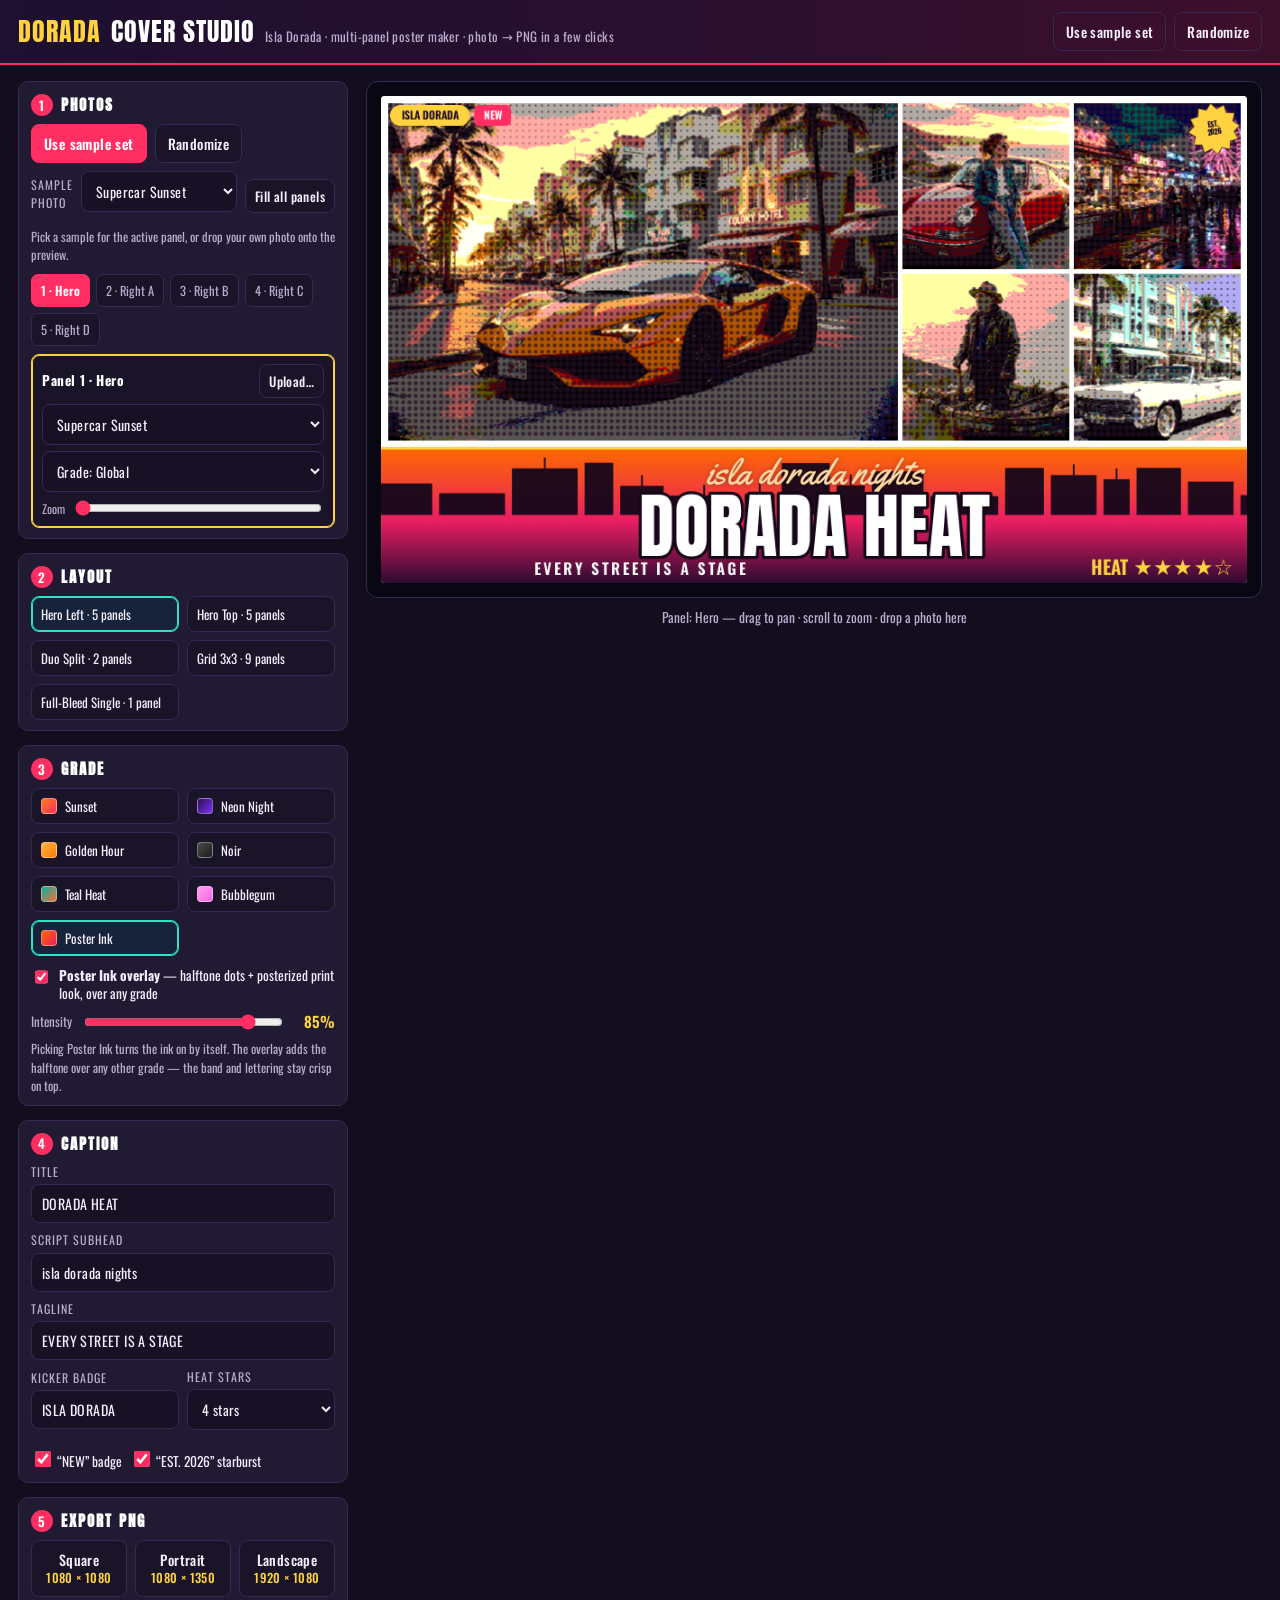
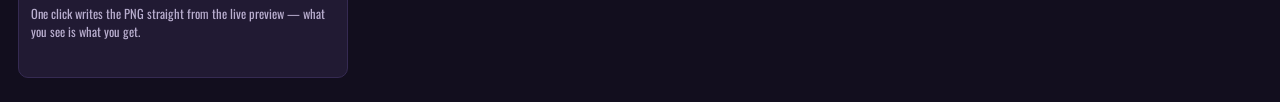
<file: app/index.html>
<!DOCTYPE html>
<html lang="en">
<head>
<meta charset="utf-8">
<meta name="viewport" content="width=device-width, initial-scale=1">
<title>Dorada Cover Studio — GTA 6-style multi-panel poster maker</title>
<meta name="description" content="Turn a photo and a caption into GTA 6-style multi-panel poster cover art. Works offline, exports PNG in 1080x1080, 1080x1350 and 1920x1080.">
<link rel="stylesheet" href="style.css">
</head>
<body>
<header class="topbar">
  <div class="brand">
    <span class="brand-mark">DORADA</span>
    <span class="brand-rest">COVER STUDIO</span>
    <span class="brand-sub">Isla Dorada · multi-panel poster maker · photo → PNG in a few clicks</span>
  </div>
  <div class="top-actions">
    <button id="btnSampleSetTop" class="btn btn-ghost" type="button">Use sample set</button>
    <button id="btnRandomizeTop" class="btn btn-ghost" type="button">Randomize</button>
  </div>
</header>

<main class="layout">
  <aside class="sidebar" id="sidebar">
    <section class="panel" id="sectionPhotos">
      <h2><span class="step">1</span> Photos</h2>
      <div class="row">
        <button id="btnSampleSet" class="btn btn-primary" type="button">Use sample set</button>
        <button id="btnRandomize" class="btn" type="button">Randomize</button>
      </div>
      <div class="row">
        <label class="field-label" for="selSampleFill">Sample photo</label>
        <select id="selSampleFill"></select>
        <button id="btnFillAll" class="btn btn-small" type="button">Fill all panels</button>
      </div>
      <p class="hint">Pick a sample for the active panel, or drop your own photo onto the preview.</p>
      <div id="panelRows" class="panel-rows"></div>
    </section>

    <section class="panel" id="sectionLayout">
      <h2><span class="step">2</span> Layout</h2>
      <div id="layoutButtons" class="choice-grid"></div>
    </section>

    <section class="panel" id="sectionGrade">
      <h2><span class="step">3</span> Grade</h2>
      <div id="gradeButtons" class="choice-grid"></div>
      <label class="check-row">
        <input id="chkInk" type="checkbox" checked>
        <span><strong>Poster Ink overlay</strong> — halftone dots + posterized print look, over any grade</span>
      </label>
      <div class="slider-row">
        <label for="rngInk">Intensity</label>
        <input id="rngInk" type="range" min="0" max="100" value="85" step="1">
        <span id="lblInk" class="slider-value">85%</span>
      </div>
      <p class="hint">Picking Poster Ink turns the ink on by itself. The overlay adds the halftone over any other grade — the band and lettering stay crisp on top.</p>
    </section>

    <section class="panel" id="sectionCaption">
      <h2><span class="step">4</span> Caption</h2>
      <label class="field-label" for="inpTitle">Title</label>
      <input id="inpTitle" type="text" value="DORADA HEAT" maxlength="24" spellcheck="false">
      <label class="field-label" for="inpScript">Script subhead</label>
      <input id="inpScript" type="text" value="isla dorada nights" maxlength="40" spellcheck="false">
      <label class="field-label" for="inpTagline">Tagline</label>
      <input id="inpTagline" type="text" value="EVERY STREET IS A STAGE" maxlength="48" spellcheck="false">
      <div class="row">
        <div class="field-half">
          <label class="field-label" for="inpKicker">Kicker badge</label>
          <input id="inpKicker" type="text" value="ISLA DORADA" maxlength="18" spellcheck="false">
        </div>
        <div class="field-half">
          <label class="field-label" for="selHeat">Heat stars</label>
          <select id="selHeat">
            <option value="1">1 star</option>
            <option value="2">2 stars</option>
            <option value="3">3 stars</option>
            <option value="4" selected>4 stars</option>
            <option value="5">5 stars</option>
          </select>
        </div>
      </div>
      <div class="row check-row">
        <label><input id="chkNew" type="checkbox" checked> <span>“NEW” badge</span></label>
        <label><input id="chkEst" type="checkbox" checked> <span>“EST. 2026” starburst</span></label>
      </div>
    </section>

    <section class="panel" id="sectionExport">
      <h2><span class="step">5</span> Export PNG</h2>
      <div class="export-grid">
        <button id="btnExportSquare" class="btn btn-export" type="button">Square<br><span>1080 × 1080</span></button>
        <button id="btnExportPortrait" class="btn btn-export" type="button">Portrait<br><span>1080 × 1350</span></button>
        <button id="btnExportLandscape" class="btn btn-export" type="button">Landscape<br><span>1920 × 1080</span></button>
      </div>
      <p class="hint">One click writes the PNG straight from the live preview — what you see is what you get.</p>
      <p id="exportStatus" class="export-status" aria-live="polite"></p>
    </section>
  </aside>

  <section class="stage">
    <div class="preview-wrap">
      <canvas id="preview" width="960" height="540"></canvas>
      <canvas id="shotCanvas" width="1280" height="720" hidden></canvas>
    </div>
    <p id="statusLine" class="status">Panel: Hero — drag to pan · scroll to zoom · drop a photo here</p>
  </section>
</main>

<script src="src/cover.js"></script>
<script src="src/editor.js"></script>
<script src="src/shots.js"></script>
<script src="src/main.js"></script>
</body>
</html>
</file>
<file: app/style.css>
/* Dorada Cover Studio — dark editor theme.
   Fonts are vendored under fonts/ (Anton, Oswald, Yellowtail). */

@font-face {
  font-family: 'Anton';
  src: url('fonts/Anton-Regular.ttf') format('truetype');
  font-weight: 400;
  font-style: normal;
  font-display: swap;
}

@font-face {
  font-family: 'Oswald';
  src: url('fonts/Oswald-Variable.ttf') format('truetype');
  font-weight: 200 700;
  font-style: normal;
  font-display: swap;
}

@font-face {
  font-family: 'Yellowtail';
  src: url('fonts/Yellowtail-Regular.ttf') format('truetype');
  font-weight: 400;
  font-style: normal;
  font-display: swap;
}

:root {
  --bg: #120e1e;
  --bg-soft: #1a1428;
  --panel: #211a33;
  --panel-line: #352a52;
  --ink: #f4eefc;
  --ink-dim: #b9aecf;
  --ink-faint: #7e7396;
  --accent: #ff2e63;
  --accent-soft: #ff5c8a;
  --gold: #ffd23f;
  --teal: #2de2c5;
  --field: #171126;
  --radius: 10px;
}

* { box-sizing: border-box; }

html, body { margin: 0; padding: 0; }

body {
  background: var(--bg);
  color: var(--ink);
  font-family: 'Oswald', 'Segoe UI', system-ui, sans-serif;
  font-size: 15px;
  line-height: 1.45;
  min-height: 100vh;
}

/* Top bar */

.topbar {
  display: flex;
  align-items: center;
  justify-content: space-between;
  gap: 16px;
  padding: 12px 18px;
  background: linear-gradient(90deg, #1d1030, #2a0f2e 55%, #3d0f2b);
  border-bottom: 2px solid var(--accent);
}

.brand { display: flex; align-items: baseline; gap: 10px; flex-wrap: wrap; }

.brand-mark {
  font-family: 'Anton', sans-serif;
  font-size: 26px;
  letter-spacing: 1px;
  color: var(--gold);
}

.brand-rest {
  font-family: 'Anton', sans-serif;
  font-size: 26px;
  letter-spacing: 1px;
  color: #fff;
}

.brand-sub { color: var(--ink-dim); font-size: 13px; letter-spacing: 0.4px; }

.top-actions { display: flex; gap: 8px; }

/* Main split: sidebar left, live preview right */

.layout {
  display: flex;
  align-items: flex-start;
  gap: 18px;
  padding: 16px 18px 24px;
}

.sidebar { width: 330px; flex: 0 0 330px; display: flex; flex-direction: column; gap: 14px; }

.stage { flex: 1 1 auto; min-width: 0; position: sticky; top: 12px; }

.panel {
  background: var(--panel);
  border: 1px solid var(--panel-line);
  border-radius: var(--radius);
  padding: 12px 12px 10px;
}

.panel h2 {
  margin: 0 0 8px;
  font-family: 'Anton', sans-serif;
  font-size: 15px;
  letter-spacing: 2px;
  color: #fff;
  text-transform: uppercase;
  display: flex;
  align-items: center;
  gap: 8px;
}

.step {
  display: inline-flex;
  align-items: center;
  justify-content: center;
  width: 22px;
  height: 22px;
  border-radius: 50%;
  background: var(--accent);
  color: #fff;
  font-family: 'Oswald', sans-serif;
  font-size: 13px;
  font-weight: 600;
}

.hint { color: var(--ink-dim); font-size: 12.5px; margin: 8px 0 0; }

.row { display: flex; gap: 8px; align-items: center; margin-bottom: 8px; }
.row:last-child { margin-bottom: 0; }

.field-half { flex: 1 1 0; min-width: 0; }

.field-label {
  display: block;
  color: var(--ink-dim);
  font-size: 12px;
  letter-spacing: 1px;
  text-transform: uppercase;
  margin: 0 0 4px;
}

/* Buttons, fields */

.btn {
  appearance: none;
  border: 1px solid var(--panel-line);
  background: var(--bg-soft);
  color: var(--ink);
  font-family: 'Oswald', sans-serif;
  font-size: 14px;
  font-weight: 500;
  letter-spacing: 0.4px;
  padding: 8px 12px;
  border-radius: 8px;
  cursor: pointer;
}

.btn:hover { border-color: var(--accent-soft); }
.btn:active { transform: translateY(1px); }

.btn-primary { background: var(--accent); border-color: var(--accent); color: #fff; font-weight: 600; }
.btn-primary:hover { background: #ff4779; }

.btn-ghost { background: transparent; }

.btn-small { padding: 6px 9px; font-size: 13px; white-space: nowrap; }

.btn[aria-pressed="true"] {
  background: var(--accent);
  border-color: var(--accent);
  color: #fff;
}

input[type="text"], select {
  width: 100%;
  background: var(--field);
  color: var(--ink);
  border: 1px solid var(--panel-line);
  border-radius: 8px;
  padding: 8px 10px;
  font-family: 'Oswald', sans-serif;
  font-size: 14px;
  letter-spacing: 0.4px;
  margin-bottom: 8px;
}

input[type="text"]:focus, select:focus, input[type="range"]:focus {
  outline: 2px solid var(--accent-soft);
  outline-offset: 1px;
}

select { cursor: pointer; }

input[type="checkbox"] { width: 16px; height: 16px; accent-color: var(--accent); cursor: pointer; }

input[type="range"] {
  flex: 1 1 auto;
  accent-color: var(--accent);
  cursor: pointer;
}

.check-row {
  display: flex;
  align-items: flex-start;
  gap: 8px;
  cursor: pointer;
  margin: 10px 0 4px;
  font-size: 13.5px;
}

.check-row span { line-height: 1.35; }

.slider-row { display: flex; align-items: center; gap: 10px; margin-top: 8px; }
.slider-row label { color: var(--ink-dim); font-size: 13px; }
.slider-value { color: var(--gold); font-weight: 600; min-width: 40px; text-align: right; }

/* Choice grids (layouts, grades) */

.choice-grid { display: grid; grid-template-columns: 1fr 1fr; gap: 8px; }

.choice {
  display: flex;
  align-items: center;
  gap: 8px;
  text-align: left;
  background: var(--bg-soft);
  border: 1px solid var(--panel-line);
  color: var(--ink);
  border-radius: 8px;
  padding: 7px 9px;
  font-family: 'Oswald', sans-serif;
  font-size: 13px;
  cursor: pointer;
}

.choice:hover { border-color: var(--accent-soft); }

.choice[aria-pressed="true"] {
  border-color: var(--teal);
  box-shadow: 0 0 0 1px var(--teal) inset;
  background: #17233a;
}

.choice .swatch {
  flex: 0 0 auto;
  width: 16px;
  height: 16px;
  border-radius: 4px;
  border: 1px solid rgba(255, 255, 255, 0.35);
}

/* Per-panel controls: one tab per panel, one detail card for the active one. */

.panel-rows { display: flex; flex-direction: column; gap: 8px; margin-top: 10px; }

.panel-tabs { display: flex; flex-wrap: wrap; gap: 6px; }

.panel-tab {
  appearance: none;
  background: var(--bg-soft);
  border: 1px solid var(--panel-line);
  color: var(--ink-dim);
  border-radius: 7px;
  padding: 6px 9px;
  font-family: 'Oswald', sans-serif;
  font-size: 12.5px;
  cursor: pointer;
}

.panel-tab:hover { border-color: var(--accent-soft); color: var(--ink); }

.panel-tab[aria-pressed="true"] {
  background: var(--accent);
  border-color: var(--accent);
  color: #fff;
  font-weight: 600;
}

.panel-row {
  border: 1px solid var(--panel-line);
  border-radius: 8px;
  padding: 9px 10px;
  background: var(--bg-soft);
  cursor: pointer;
}

.panel-row.active { border-color: var(--gold); box-shadow: 0 0 0 1px var(--gold) inset; }

.panel-row-head { display: flex; justify-content: space-between; align-items: center; margin-bottom: 6px; }

.panel-row-head strong { font-size: 13.5px; letter-spacing: 0.6px; color: #fff; }

.panel-row select { margin-bottom: 6px; }

.panel-row .zoom-line { display: flex; align-items: center; gap: 8px; }
.panel-row .zoom-line label { color: var(--ink-dim); font-size: 12px; white-space: nowrap; }

/* Export */

.export-grid { display: grid; grid-template-columns: repeat(3, 1fr); gap: 8px; }

.btn-export { line-height: 1.25; padding: 10px 6px; }
.btn-export span { color: var(--gold); font-size: 12.5px; }

.export-status { color: var(--teal); font-size: 13px; margin: 8px 0 0; min-height: 18px; }

/* Stage: live preview */

.preview-wrap {
  background: #0a0714;
  border: 1px solid var(--panel-line);
  border-radius: 12px;
  padding: 14px;
  display: flex;
  justify-content: center;
}

#preview {
  display: block;
  width: 100%;
  height: auto;
  max-width: 980px;
  border-radius: 4px;
  cursor: grab;
  touch-action: none;
  background: #fff;
}

#preview.dragging { cursor: grabbing; }

#preview.drop-hot { outline: 3px dashed var(--gold); outline-offset: 4px; }

.status {
  text-align: center;
  color: var(--ink-dim);
  font-size: 13.5px;
  margin: 10px 0 0;
}

/* Shot mode: the screenshot scenes hide the editor and show one cover full-bleed. */

body.shot-mode { background: #fff; }
body.shot-mode .topbar, body.shot-mode .sidebar, body.shot-mode .status { display: none; }
body.shot-mode .layout { padding: 0; }
body.shot-mode .stage { position: static; }
body.shot-mode .preview-wrap { border: 0; border-radius: 0; padding: 0; background: #fff; }
body.shot-mode #preview { display: none; }
body.shot-mode #shotCanvas { display: block; width: 100vw; height: 100vh; object-fit: contain; }

@media (max-width: 900px) {
  .layout { flex-direction: column; }
  .sidebar { width: 100%; flex-basis: auto; }
  .stage { position: static; width: 100%; }
}
</file>
